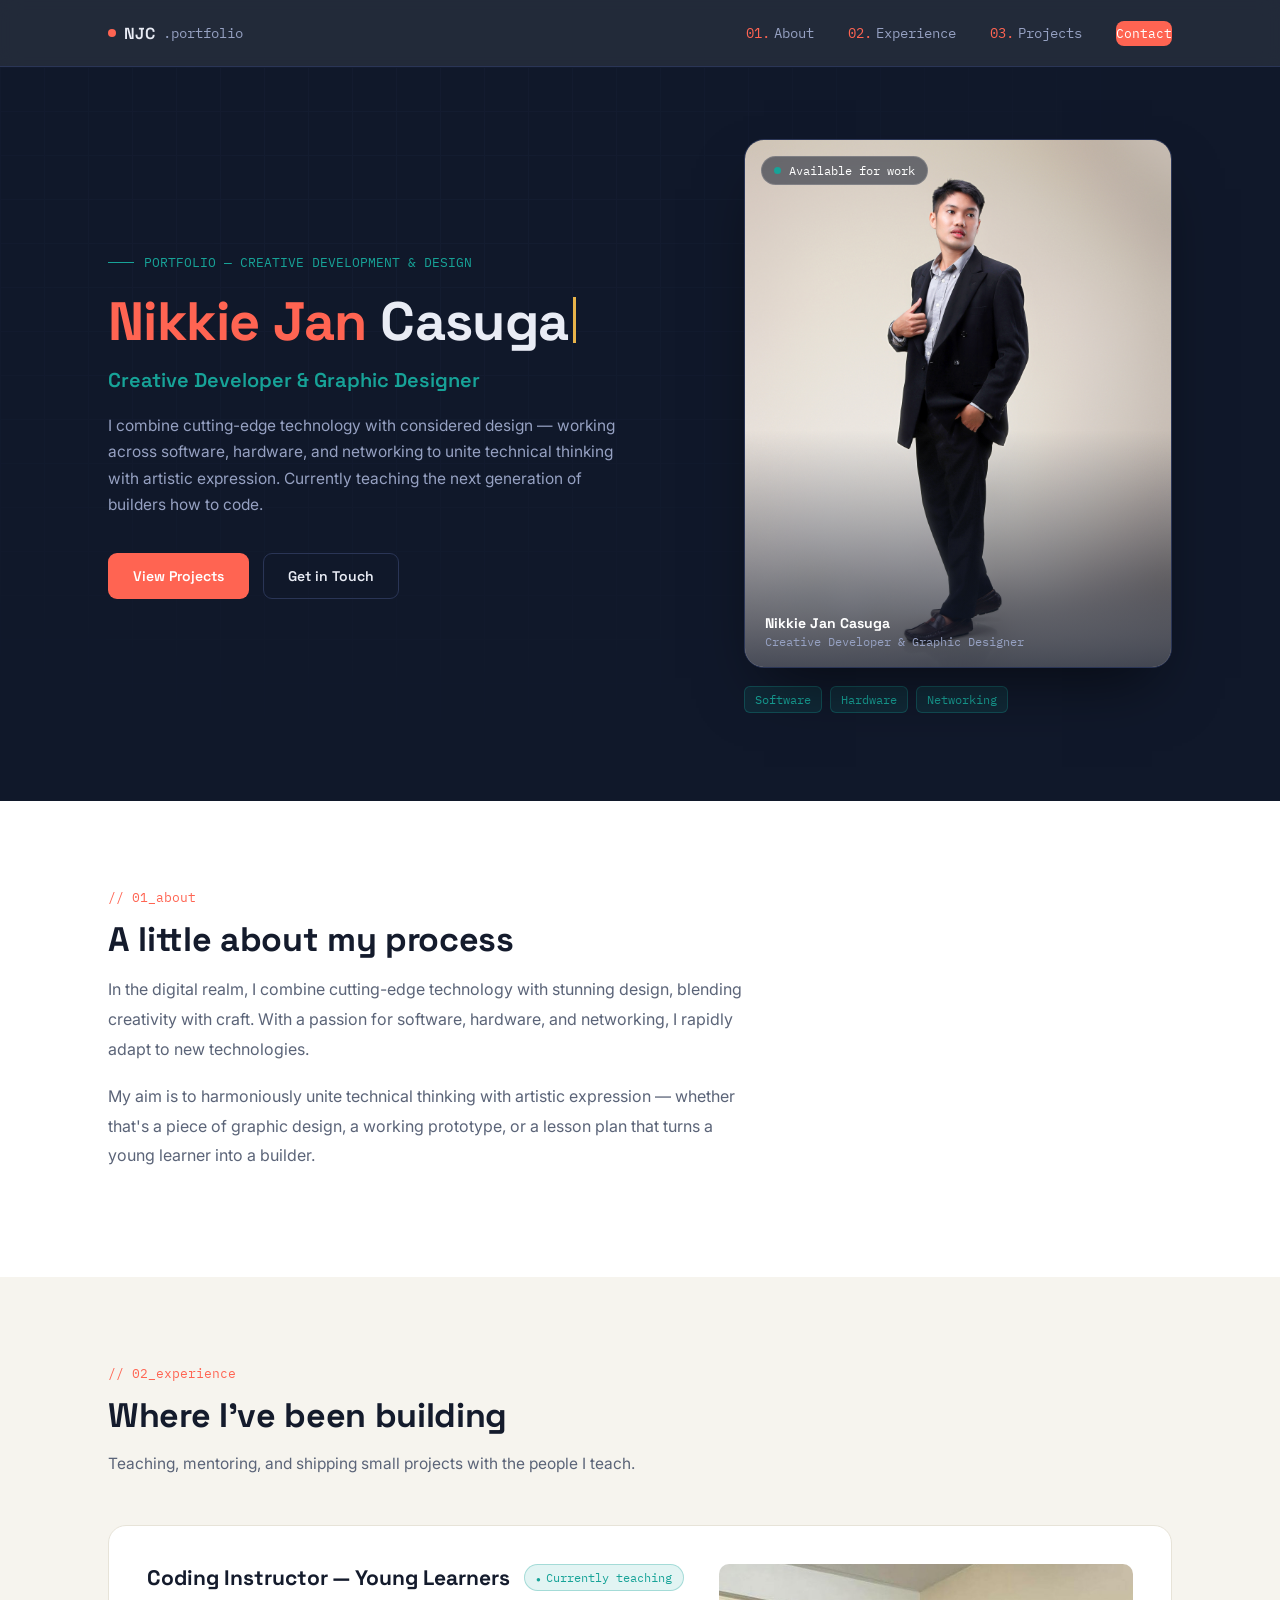
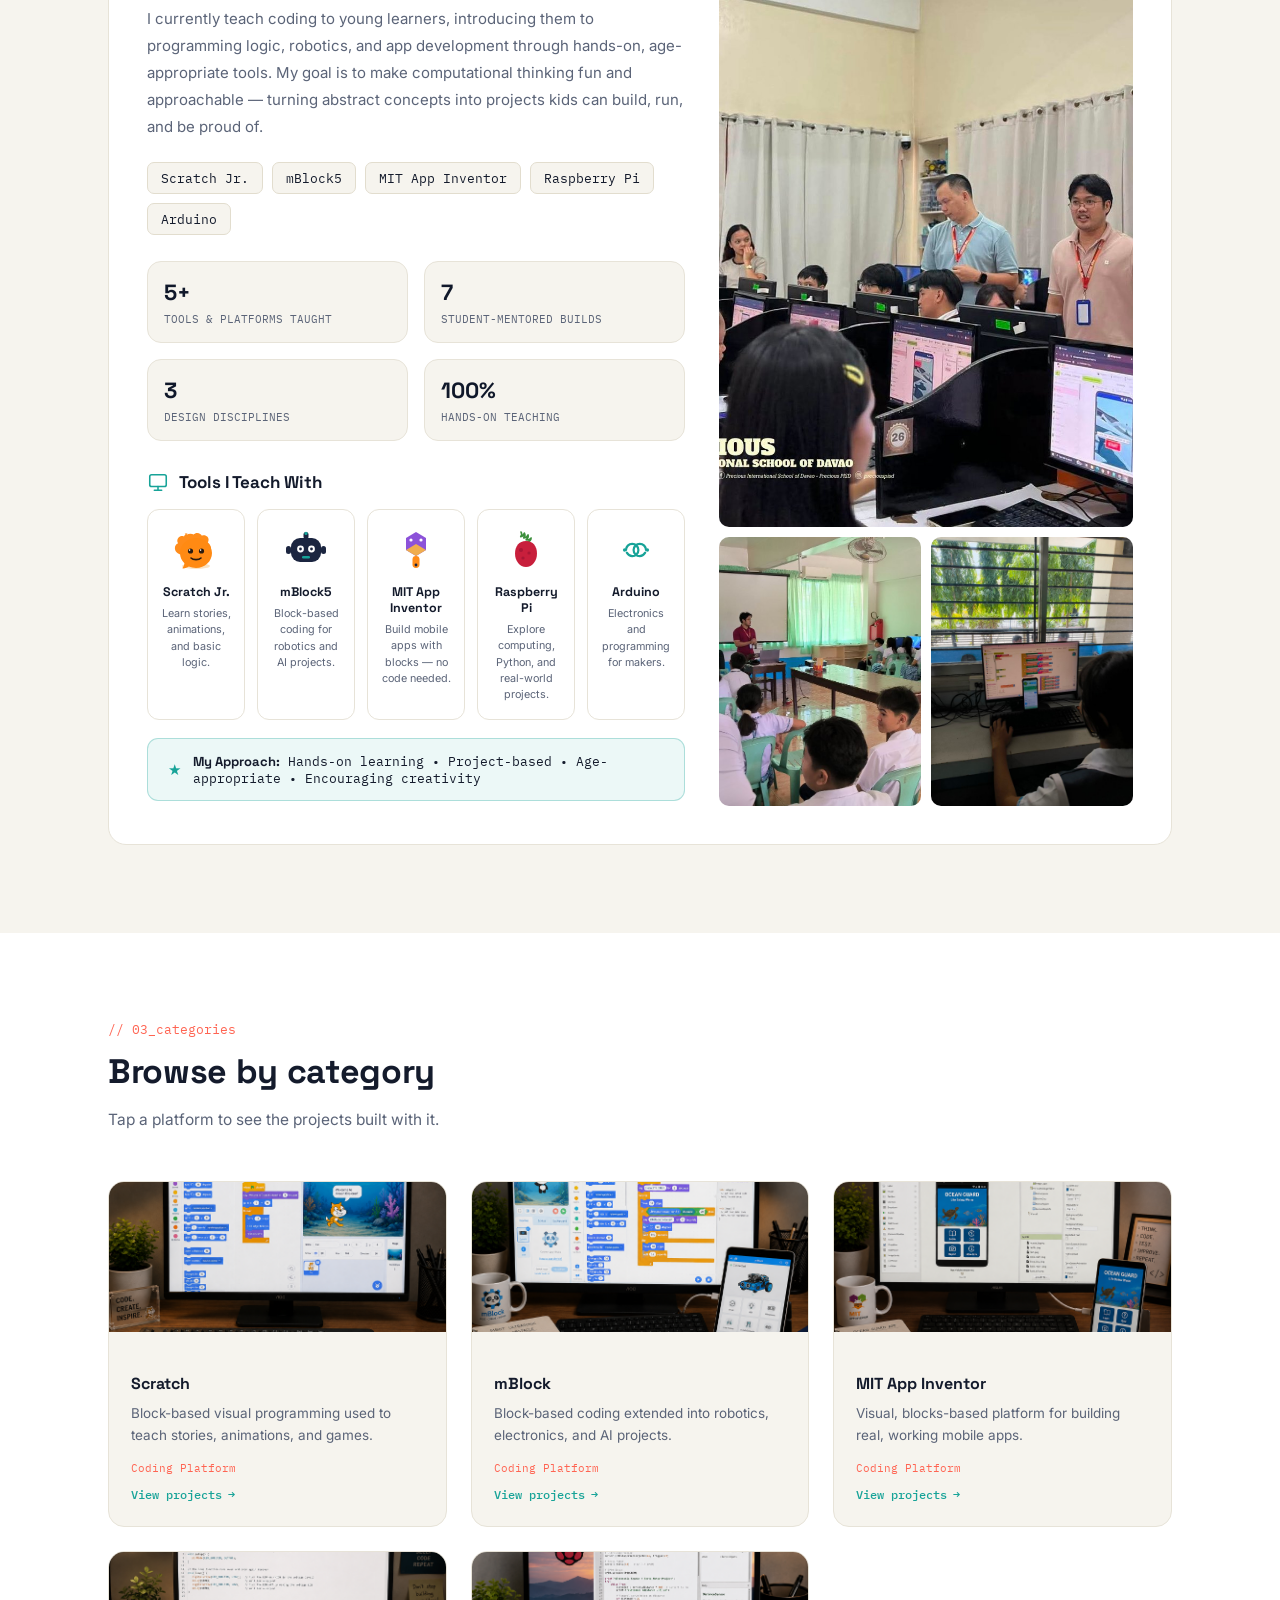
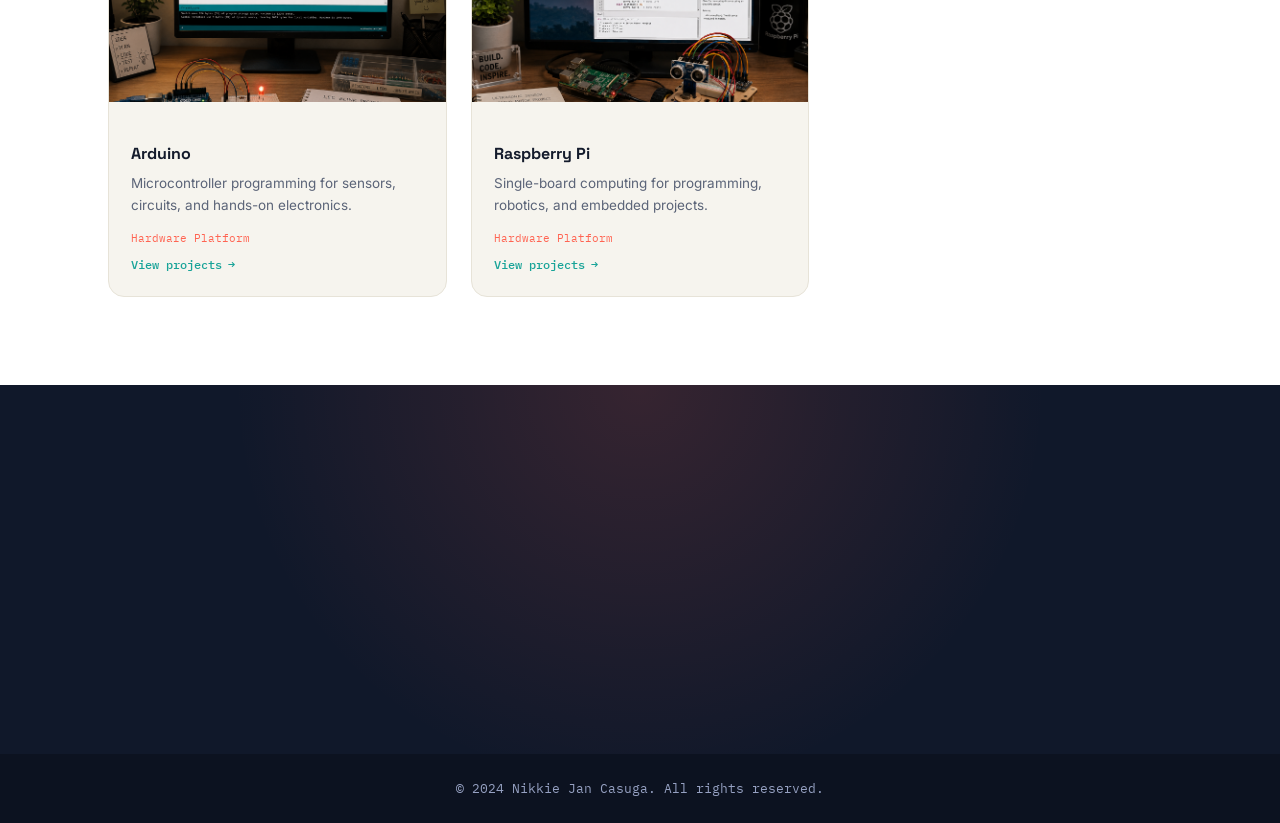
<file: docs/index.html>
<!DOCTYPE html>
<html lang="en">
<head>
<meta charset="UTF-8">
<meta name="viewport" content="width=device-width, initial-scale=1.0">
<title>Nikkie Jan Casuga — Creative Developer &amp; Graphic Designer</title>
<meta name="description" content="Portfolio of Nikkie Jan Casuga — Creative Developer, Graphic Designer, and Coding Instructor for young learners.">
<link rel="preconnect" href="https://fonts.googleapis.com">
<link rel="preconnect" href="https://fonts.gstatic.com" crossorigin>
<link href="https://fonts.googleapis.com/css2?family=Space+Grotesk:wght@500;600;700&family=Inter:wght@400;500;600&family=IBM+Plex+Mono:wght@400;500&display=swap" rel="stylesheet">
<link rel="stylesheet" href="design.css">
</head>
<body>

<header>
  <nav class="nav">
    <a href="#top" class="logo"><span class="dot"></span>NJC<span class="dim">.portfolio</span></a>
    <div class="nav-links">
      <a href="#about"><span class="num">01.</span>About</a>
      <a href="#experience"><span class="num">02.</span>Experience</a>
      <a href="#projects"><span class="num">03.</span>Projects</a>
      <a href="#contact" class="nav-cta">Contact</a>
    </div>
    <button class="burger" id="burger" aria-label="Toggle menu" aria-expanded="false">
      <span></span><span></span><span></span>
    </button>
  </nav>
  <div class="mobile-menu" id="mobileMenu">
    <a href="#about">01. About</a>
    <a href="#experience">02. Experience</a>
    <a href="#projects">03. Projects</a>
    <a href="#contact">Contact</a>
  </div>
</header>

<main id="top">
  <!-- HERO -->
  <section class="hero">
    <div class="wrap hero-grid">
      <div>
        <div class="eyebrow">PORTFOLIO — CREATIVE DEVELOPMENT &amp; DESIGN</div>
        <h1><span class="first">Nikkie Jan</span> <span class="last">Casuga</span><span class="cursor"></span></h1>
        <div class="role">Creative Developer &amp; Graphic Designer</div>
        <p class="bio">I combine cutting-edge technology with considered design — working across software, hardware, and networking to unite technical thinking with artistic expression. Currently teaching the next generation of builders how to code.</p>
        <div class="hero-actions">
          <a href="#projects" class="btn btn-primary">View Projects</a>
          <a href="#contact" class="btn btn-outline">Get in Touch</a>
        </div>
      </div>
      <div>
        <div class="photo-card reveal">
          <span class="photo-tag"><span class="dot"></span>Available for work</span>
          <img src="pictures/portrait-hero.jpg" alt="Portrait of Nikkie Jan Casuga">
          <div class="photo-caption"><strong>Nikkie Jan Casuga</strong>Creative Developer &amp; Graphic Designer</div>
        </div>
        <div class="badges">
          <span class="badge">Software</span>
          <span class="badge">Hardware</span>
          <span class="badge">Networking</span>
        </div>
      </div>
    </div>
  </section>

  <!-- ABOUT -->
  <section class="about" id="about">
    <div class="wrap">
      <div class="reveal about-solo">
        <div class="section-label">// 01_about</div>
        <h2 class="section-title">A little about my process</h2>
        <div class="about-text">
          <p>In the digital realm, I combine cutting-edge technology with stunning design, blending creativity with craft. With a passion for software, hardware, and networking, I rapidly adapt to new technologies.</p>
          <p>My aim is to harmoniously unite technical thinking with artistic expression — whether that's a piece of graphic design, a working prototype, or a lesson plan that turns a young learner into a builder.</p>
        </div>
      </div>
    </div>
  </section>

  <!-- EXPERIENCE -->
<section class="experience" id="experience">
    <div class="wrap">
      <div class="section-label reveal">// 02_experience</div>
      <h2 class="section-title reveal">Where I've been building</h2>
      <p class="section-sub reveal">Teaching, mentoring, and shipping small projects with the people I teach.</p>

      <div class="exp-card reveal">

        <div class="exp-left">
          <div class="exp-head">
            <div class="exp-role">Coding Instructor — Young Learners</div>
            <span class="pill">Currently teaching</span>
          </div>
          <p>I currently teach coding to young learners, introducing them to programming logic, robotics, and app development through hands-on, age-appropriate tools. My goal is to make computational thinking fun and approachable — turning abstract concepts into projects kids can build, run, and be proud of.</p>
          <div class="chips">
            <span class="chip">Scratch Jr.</span>
            <span class="chip">mBlock5</span>
            <span class="chip">MIT App Inventor</span>
            <span class="chip">Raspberry Pi</span>
            <span class="chip">Arduino</span>
          </div>

          <div class="stat-list exp-stats">
            <div class="stat"><div class="n">5+</div><div class="l">TOOLS &amp; PLATFORMS TAUGHT</div></div>
            <div class="stat"><div class="n">7</div><div class="l">STUDENT-MENTORED BUILDS</div></div>
            <div class="stat"><div class="n">3</div><div class="l">DESIGN DISCIPLINES</div></div>
            <div class="stat"><div class="n">100%</div><div class="l">HANDS-ON TEACHING</div></div>
          </div>

          <!-- tools I teach with -->
          <div class="tools-teach">
            <div class="tools-heading">
              <svg viewBox="0 0 24 24" fill="none" xmlns="http://www.w3.org/2000/svg" class="tools-heading-icon"><rect x="3" y="4" width="18" height="13" rx="2" stroke="currentColor" stroke-width="1.7"/><path d="M8 21h8M12 17v4" stroke="currentColor" stroke-width="1.7" stroke-linecap="round"/></svg>
              Tools I Teach With
            </div>
            <div class="tools-grid">

              <a class="tool-card" href="https://scratch.mit.edu/" target="_blank" rel="noopener noreferrer">
                <div class="tool-icon">
                  <svg viewBox="0 0 48 48" xmlns="http://www.w3.org/2000/svg">
                    <ellipse cx="24" cy="40" rx="14" ry="3" fill="#f0ad4e" opacity=".35"/>
                    <path d="M24 8c-2.6 0-4.7 1.8-5.4 4.2-2.2-1-4.9-.5-6.5 1.4-1.6 1.9-1.7 4.6-.4 6.6C9.4 21 8 23.3 8 26c0 4.4 4.5 7.8 10 7.8h1.3l-1.8 3.2c-.3.6.1 1.3.8 1.3h3.4c.5 0 1-.3 1.2-.8l1.9-3.9c.4 0 .8.1 1.2.1s.8 0 1.2-.1l1.9 3.9c.2.5.7.8 1.2.8h3.4c.7 0 1.1-.7.8-1.3L38.7 33.8H40c5.5 0 10-3.4 10-7.8 0-2.7-1.4-5-3.7-6.8 1.3-2 1.2-4.7-.4-6.6-1.6-1.9-4.3-2.4-6.5-1.4C38.7 9.8 36.6 8 34 8c-1.7 0-3.2.8-4.2 2-1-.6-2.2-1-3.8-1s-2.8.4-3.8 1C21.2 8.8 19.7 8 18 8" fill="#ff8c1a" transform="translate(-4 0) scale(.86)"/>
                    <g transform="translate(6 10)">
                      <path d="M18 2C9.2 2 2 8.7 2 17c0 4 1.7 7.6 4.4 10.3-.2 2-1 3.7-2.2 5 2.3.3 4.7-.3 6.6-1.7 2.2.9 4.7 1.4 7.2 1.4 8.8 0 16-6.7 16-15S26.8 2 18 2Z" fill="#ff8a13"/>
                      <circle cx="12.5" cy="15" r="2.6" fill="#2b1c10"/>
                      <circle cx="23.5" cy="15" r="2.6" fill="#2b1c10"/>
                      <circle cx="11.6" cy="14.1" r=".8" fill="#fff"/>
                      <circle cx="22.6" cy="14.1" r=".8" fill="#fff"/>
                      <path d="M13 22c1.6 1.6 3.3 1.6 5 1.6s3.4 0 5-1.6" stroke="#2b1c10" stroke-width="1.6" fill="none" stroke-linecap="round"/>
                    </g>
                  </svg>
                </div>
                <h5>Scratch Jr.</h5>
                <p>Learn stories, animations, and basic logic.</p>
              </a>

              <a class="tool-card" href="https://mblock.cc/" target="_blank" rel="noopener noreferrer">
                <div class="tool-icon">
                  <svg viewBox="0 0 48 48" xmlns="http://www.w3.org/2000/svg">
                    <rect x="9" y="12" width="30" height="24" rx="9" fill="#1b2540"/>
                    <circle cx="18.5" cy="23" r="3.4" fill="#fff"/>
                    <circle cx="29.5" cy="23" r="3.4" fill="#fff"/>
                    <circle cx="18.5" cy="23" r="1.4" fill="#1b2540"/>
                    <circle cx="29.5" cy="23" r="1.4" fill="#1b2540"/>
                    <rect x="20" y="30" width="8" height="2.6" rx="1.3" fill="#17a398"/>
                    <rect x="21.5" y="6" width="5" height="7" rx="2.5" fill="#1b2540"/>
                    <circle cx="24" cy="7.4" r="1.6" fill="#17a398"/>
                    <rect x="4" y="20" width="5" height="8" rx="2.5" fill="#1b2540"/>
                    <rect x="39" y="20" width="5" height="8" rx="2.5" fill="#1b2540"/>
                  </svg>
                </div>
                <h5>mBlock5</h5>
                <p>Block-based coding for robotics and AI projects.</p>
              </a>

              <a class="tool-card" href="https://appinventor.mit.edu/" target="_blank" rel="noopener noreferrer">
                <div class="tool-icon">
                  <svg viewBox="0 0 48 48" xmlns="http://www.w3.org/2000/svg">
                    <polygon points="24,6 34,12 34,24 24,30 14,24 14,12" fill="#8c52d9"/>
                    <polygon points="24,18 34,24 24,30 14,24" fill="#f0ad4e"/>
                    <circle cx="19" cy="14" r="1.6" fill="#fff"/>
                    <circle cx="29" cy="14" r="1.6" fill="#fff"/>
                    <rect x="20.5" y="30" width="7" height="12" rx="3.4" fill="#ff8c1a"/>
                    <circle cx="24" cy="39" r="1.4" fill="#1b2540"/>
                  </svg>
                </div>
                <h5>MIT App Inventor</h5>
                <p>Build mobile apps with blocks — no code needed.</p>
              </a>

              <a class="tool-card" href="https://www.raspberrypi.com/" target="_blank" rel="noopener noreferrer">
                <div class="tool-icon">
                  <svg viewBox="0 0 48 48" xmlns="http://www.w3.org/2000/svg">
                    <path d="M19 6c1 1.6 1 3.2-.3 4.6 1.8-.4 3.2-1.6 3.7-3.6.9 1.7.7 3.4-.7 4.9 1.9 0 3.5-.9 4.4-3 .4 2-.2 3.6-2 4.9 1.8.5 3.6 0 5-1.8-.1 2.1-1.3 3.5-3.5 4.1" fill="none" stroke="#3c8f3c" stroke-width="1.6" stroke-linecap="round" stroke-linejoin="round"/>
                    <path d="M24 15c-7 0-11 5.3-11 12.5C13 35 17.7 41 24 41s11-6 11-13.5C35 20.3 31 15 24 15Z" fill="#c81f3c"/>
                    <circle cx="19" cy="24" r="2" fill="#8f1030" opacity=".55"/>
                    <circle cx="27" cy="27" r="1.6" fill="#8f1030" opacity=".55"/>
                    <circle cx="21" cy="32" r="1.6" fill="#8f1030" opacity=".55"/>
                  </svg>
                </div>
                <h5>Raspberry Pi</h5>
                <p>Explore computing, Python, and real-world projects.</p>
              </a>

              <a class="tool-card" href="https://www.arduino.cc/" target="_blank" rel="noopener noreferrer">
                <div class="tool-icon">
                  <svg viewBox="0 0 48 48" xmlns="http://www.w3.org/2000/svg">
                    <path d="M14 24a6.2 6.2 0 1 1 6.2 6.2c-2.6 0-4.2-1.7-5.4-3.6M34 24a6.2 6.2 0 1 0-6.2 6.2c2.6 0 4.2-1.7 5.4-3.6" stroke="#17a398" stroke-width="2.2" stroke-linecap="round" fill="none"/>
                    <circle cx="12.6" cy="24" r="1.7" fill="#17a398"/>
                    <circle cx="35.4" cy="24" r="1.7" fill="#17a398"/>
                  </svg>
                </div>
                <h5>Arduino</h5>
                <p>Electronics and programming for makers.</p>
              </a>

            </div>
          </div>

          <!-- approach banner -->
          <div class="approach-banner">
            <span class="approach-icon">★</span>
            <span><strong>My Approach:</strong> Hands-on learning &bull; Project-based &bull; Age-appropriate &bull; Encouraging creativity</span>
          </div>
        </div>

        <div class="exp-gallery">
          <img class="g-big" src="pictures/teach_group.jpg" alt="Nikkie Jan Casuga teaching MIT App Inventor at Precious International School of Davao">
          <img class="g-small" src="pictures/teaching2.jpg" alt="Nikkie Jan Casuga presenting a coding lesson to students">
          <img class="g-small" src="pictures/teaching3.jpg" alt="Student building a project in MIT App Inventor">
        </div>

      </div>

      <div class="builds" id="buildsPanel">
        <div class="builds-header">
          <div class="builds-label" id="buildsLabel">Student Builds I've Mentored</div>
          <button type="button" class="builds-close" id="buildsClose">
            <svg viewBox="0 0 24 24" fill="none" stroke="currentColor" stroke-width="2" stroke-linecap="round" stroke-linejoin="round" aria-hidden="true"><path d="M18 6 6 18M6 6l12 12"/></svg>
            Back to categories
          </button>
        </div>

        <div class="build-group" id="hardwareBuildsGroup" data-group="arduino">
        <div class="build-group-label">
          <span class="group-dot hw"></span>Hardware Builds
        </div>
        <div class="build-grid hw-grid">
          <a class="build-card" href="https://www.youtube.com/watch?v=lq9Q9cLDYmA" target="_blank" rel="noopener noreferrer">
            <div class="build-visual">
              <img src="pictures/hw_tubigify.jpg" alt="Tubigify sensor-based rainwater filtration prototype">
              <span class="tag">Hardware</span>
            </div>
            <div class="build-body">
              <h4>Tubigify</h4>
              <p>Sensor-Based Rainwater Filtration System with Real-Time Water Quality Monitoring and Automated Plant Irrigation.</p>
            </div>
          </a>
          <div class="build-card">
            <div class="build-visual">
              <img src="pictures/hw_pluvitech.jpg" alt="Pluvitech responsive sensor system project display">
              <span class="tag">Hardware</span>
            </div>
            <div class="build-body">
              <h4>Pluvitech</h4>
              <p>Automated Rainfall-Responsive Clothesline Protection System Using Sensors.</p>
            </div>
          </div>
          <div class="build-card">
            <div class="build-visual">
              <img src="pictures/hw_soil_irrigation.jpg" alt="Soil irrigation system project with moisture sensors">
              <span class="tag">Hardware</span>
            </div>
            <div class="build-body">
              <h4>Soil Irrigation System</h4>
              <p>Automated watering model that reads soil moisture and irrigates dry and wet zones on cue.</p>
            </div>
          </div>
          <div class="build-card">
            <div class="build-visual">
              <img src="pictures/hw_smart_glasses.jpg" alt="Smart glasses prototype with ultrasonic obstacle sensors">
              <span class="tag">Hardware</span>
            </div>
            <div class="build-body">
              <h4>Smart Glasses</h4>
              <p>Wearable prototype using ultrasonic sensors to detect nearby obstacles for the wearer.</p>
            </div>
          </div>
          <div class="build-card">
            <div class="build-visual">
              <img src="pictures/hw_bike_sensor.jpg" alt="Arduino bike speed sensor prototype with LCD readout">
              <span class="tag">Hardware</span>
            </div>
            <div class="build-body">
              <h4>Bike Speed Sensor</h4>
              <p>Arduino-based sensor rig that reads and displays cycling speed on a live LCD readout.</p>
            </div>
          </div>
        </div>
        </div>
<!-- SOFTWARE PROJECT 1 -->
        <div class="build-group" id="softwareBuildsGroup" data-group="app-inventor">
        <div class="build-group-label sw-label">
          <span class="group-dot sw"></span>Software Builds
        </div>

        <div class="sw-feature">
          <div class="sw-shots">
            <img src="pictures/app-slide1.jpg" alt="Women and Children Abuse Informative App home screen">
            <img src="pictures/app-slide2.jpg" alt="App FAQ screen explaining RA 9262">
            <img src="pictures/app-slide3.jpg" alt="App quiz screen with multiple choice question">
            <img src="pictures/app-slide4.jpg" alt="App seek-help screen with DSWD and PNP contacts">
          </div>
          <div class="sw-info">
            <span class="tag sw-tag">Software</span>
            <h4>Women &amp; Children Abuse Informative App</h4>
            <p>A mobile app built with a student team to raise awareness around RA 9262. It walks users through plain-language FAQs, tests understanding with an interactive quiz, and connects them directly to local support — DSWD and PNP — through a Seek Help directory.</p>
            <div class="chips">
              <span class="chip">MIT App Inventor</span>
              <span class="chip">Team Project</span>
            </div>
            <button class="apk-btn" onclick="downloadAPK('https://drive.google.com/uc?export=download&id=1XREAcGHZlX70QD1t68MXa6xuxUW7GDTV')">
              <svg viewBox="0 0 24 24" fill="none" stroke="currentColor" stroke-width="2" stroke-linecap="round" stroke-linejoin="round" aria-hidden="true"><path d="M12 3v12"/><path d="m7 10 5 5 5-5"/><path d="M5 21h14"/></svg>
              Download APK
            </button>
          </div>
        </div>
  <!-- SOFTWARE PROJECT 1.1 -->
  <!-- SOFTWARE PROJECT 2 -->
        <div class="sw-feature">
          <div class="sw-shots">
            <img src="pictures/OC1.jpg" alt="Women and Children Abuse Informative App home screen">
            <img src="pictures/OC2.jpg" alt="App FAQ screen explaining RA 9262">
            <img src="pictures/OC4.jpg" alt="App quiz screen with multiple choice question">
            <img src="pictures/OC6.jpg" alt="App seek-help screen with DSWD and PNP contacts">
          </div>
          <div class="sw-info">
            <span class="tag sw-tag">Software</span>
            <h4>OCEAN Guard: Life Below Water</h4>
            <p>A mobile app designed to educate users about ocean life and the importance of protecting our underwater ecosystems. The app features a quiz that helps users test their knowledge and learn interesting facts about marine life. It also includes a search feature where users can discover more information about deep-sea creatures, habitats, and life below the ocean surface. The app aims to make learning about the ocean fun, simple, and engaging while encouraging users to become Ocean Guardians.</p>
            <div class="chips">
              <span class="chip">MIT App Inventor</span>
              <span class="chip">Team Project</span>
            </div>
            <button class="apk-btn" onclick="downloadAPK('https://drive.google.com/uc?export=download&id=1cS3ETqhZk9a2UQ8uds7OQq-pG_8rEJb2')">
              <svg viewBox="0 0 24 24" fill="none" stroke="currentColor" stroke-width="2" stroke-linecap="round" stroke-linejoin="round" aria-hidden="true"><path d="M12 3v12"/><path d="m7 10 5 5 5-5"/><path d="M5 21h14"/></svg>
              Download APK
            </button>
          </div>
        </div>
  <!-- SOFTWARE PROJECT 2.1 -->
        </div>

        <div class="build-empty-state" id="buildsEmptyState">
          <p>No builds published for <strong id="buildsEmptyCategory">this platform</strong> yet — check back soon!</p>
        </div>
      </div>
    </div>
  </section>

  <!-- PROJECTS -->
  <section class="projects" id="projects">
    <div class="wrap">
      <div class="section-label reveal">// 03_categories</div>
      <h2 class="section-title reveal">Browse by category</h2>
      <p class="section-sub reveal">Tap a platform to see the projects built with it.</p>

      <div class="project-grid" id="categoryGrid">
         <!-- CATEGORY 1 -->
        <div class="project-card category-card reveal" data-category="scratch" tabindex="0" role="button" aria-pressed="false">
          <div class="project-thumb">
            <img src="pictures/Scratch.png" alt="Scratch visual programming projects">
          </div>
          <div class="project-info">
            <h4>Scratch</h4>
            <p>Block-based visual programming used to teach stories, animations, and games.</p>
            <div class="project-tag">Coding Platform</div>
            <div class="view-hint">View projects <span class="arrow">→</span></div>
          </div>
        </div>
        <!-- CATEGORY 2 -->
        <div class="project-card category-card reveal" data-category="mblock" tabindex="0" role="button" aria-pressed="false">
          <div class="project-thumb">
            <img src="pictures/MBLOCK.png" alt="mBlock robotics and AI projects">
          </div>
          <div class="project-info">
            <h4>mBlock</h4>
            <p>Block-based coding extended into robotics, electronics, and AI projects.</p>
            <div class="project-tag">Coding Platform</div>
            <div class="view-hint">View projects <span class="arrow">→</span></div>
          </div>
        </div>
        <!-- CATEGORY 3 -->
        <div class="project-card category-card reveal" data-category="app-inventor" tabindex="0" role="button" aria-pressed="false">
          <div class="project-thumb">
            <img src="pictures/MIT app inventor.png" alt="MIT App Inventor mobile app projects">
          </div>
          <div class="project-info">
            <h4>MIT App Inventor</h4>
            <p>Visual, blocks-based platform for building real, working mobile apps.</p>
            <div class="project-tag">Coding Platform</div>
            <div class="view-hint">View projects <span class="arrow">→</span></div>
          </div>
        </div>
        <!-- CATEGORY 4 -->
         <div class="project-card category-card reveal" data-category="arduino" tabindex="0" role="button" aria-pressed="false">
          <div class="project-thumb">
            <img src="pictures/Arduino.png" alt="Arduino electronics and microcontroller projects">
          </div>
          <div class="project-info">
            <h4>Arduino</h4>
            <p>Microcontroller programming for sensors, circuits, and hands-on electronics.</p>
            <div class="project-tag">Hardware Platform</div>
            <div class="view-hint">View projects <span class="arrow">→</span></div>
          </div>
        </div>
        <!-- CATEGORY 5 -->
         <div class="project-card category-card reveal" data-category="raspberry-pi" tabindex="0" role="button" aria-pressed="false">
          <div class="project-thumb">
            <img src="pictures/raspi.png" alt="Raspberry Pi computing projects">
          </div>
          <div class="project-info">
            <h4>Raspberry Pi</h4>
            <p>Single-board computing for programming, robotics, and embedded projects.</p>
            <div class="project-tag">Hardware Platform</div>
            <div class="view-hint">View projects <span class="arrow">→</span></div>
          </div>
        </div>
         <!-- CATEGORY end -->
      </div>
    </div>
  </section>

  <!-- CONTACT -->
  <section class="contact" id="contact">
    <div class="wrap inner">
      <div class="section-label reveal" style="justify-content:center;">// 04_contact</div>
      <h2 class="reveal">Let's create together</h2>
      <p class="reveal">Open to collaborations in design, development, and tech education.</p>
      <div class="socials reveal">
        <a class="social" href="https://www.facebook.com/kienaj18/" target="_blank" rel="noopener noreferrer" aria-label="Facebook" title="Facebook">
          <svg viewBox="0 0 24 24" fill="currentColor" aria-hidden="true"><path d="M14 8h3V4h-3c-3.3 0-5 2-5 5v3H6v4h3v8h4v-8h3l1-4h-4V9c0-.7.3-1 1-1z"/></svg>
        </a>
        <a class="social" href="https://t.me/kienaj" target="_blank" rel="noopener noreferrer" aria-label="Telegram" title="Telegram">
          <svg viewBox="0 0 24 24" fill="currentColor" aria-hidden="true"><path d="M21.9 4.1c.3-1.2-.5-1.7-1.5-1.3L2.7 9.6c-1.2.5-1.2 1.2-.2 1.5l4.5 1.4 1.7 5.4c.2.7.4.9.8.9.3 0 .5-.1.7-.3l2.1-2 4.4 3.2c.8.5 1.4.2 1.6-.8l3.6-14.8zM8.9 12.1l8.9-5.6c.4-.2.7-.1.4.2l-7.2 6.5-.3 3.1-1.8-4.2z"/></svg>
        </a>
        <button type="button" class="social" id="openContactModal" aria-label="Email" title="Email" aria-haspopup="dialog">
          <svg viewBox="0 0 24 24" fill="none" stroke="currentColor" stroke-width="2" aria-hidden="true"><rect x="3" y="5" width="18" height="14" rx="2"/><path d="m3 7 9 6 9-6"/></svg>
        </button>
      </div>
    </div>
  </section>

  <!-- CONTACT MODAL -->
  <div class="modal-overlay" id="contactOverlay">
    <div class="modal" role="dialog" aria-modal="true" aria-labelledby="modalTitle">
      <button type="button" class="modal-close" id="closeContactModal" aria-label="Close">
        <svg viewBox="0 0 24 24" fill="none" stroke="currentColor" stroke-width="2"><path d="M18 6 6 18M6 6l12 12"/></svg>
      </button>
      <div class="modal-label">// send_message</div>
      <h3 id="modalTitle">Let's talk about your project</h3>
      <p class="modal-sub">Fill this out and it'll open a pre-filled email straight to my inbox.</p>

      <form id="contact-form" novalidate>
        <label class="field">
          <span>Name</span>
          <input type="text" id="cf-name" name="name" required autocomplete="name" placeholder="Your name">
        </label>
        <label class="field">
          <span>Email</span>
          <input type="email" id="cf-email" name="email" required autocomplete="email" placeholder="you@example.com">
        </label>
        <label class="field">
          <span>I'm reaching out about</span>
          <select id="cf-reason" name="reason" required>
            <option value="" disabled selected>Select one</option>
            <option value="Graphic / Design Project">Graphic / Design Project</option>
            <option value="Web or App Development">Web or App Development</option>
            <option value="Coding Lessons">Coding Lessons</option>
            <option value="Collaboration">Collaboration</option>
            <option value="Other">Other</option>
          </select>
        </label>
        <label class="field">
          <span>Message</span>
          <textarea id="cf-message" name="message" rows="4" required placeholder="Tell me a bit about what you need..."></textarea>
        </label>
        <button type="submit" class="btn btn-primary form-submit">Send Message</button>
        <p class="form-note" id="formNote" role="status" aria-live="polite"></p>
      </form>
    </div>
  </div>
</main>

<footer>&copy; 2024 Nikkie Jan Casuga. All rights reserved.</footer>

<script src="function.js"></script>
</body>
</html>
</file>
<file: docs/design.css>
:root{
    --ink:#10182a;
    --ink-soft:#1b2540;
    --ink-line:#2a3556;
    --porcelain:#f6f4ee;
    --paper:#ffffff;
    --coral:#ff6452;
    --coral-dim:#e05646;
    --teal:#17a398;
    --gold:#e8b34a;
    --text-dark:#141b2c;
    --text-mute:#5b6478;
    --text-on-ink:#e9ecf5;
    --text-on-ink-mute:#96a1c2;
    --radius:14px;
    --maxw:1120px;
  }
  *{box-sizing:border-box;}
  html{scroll-behavior:smooth;}
  body{
    margin:0;
    background:var(--porcelain);
    color:var(--text-dark);
    font-family:'Inter',system-ui,sans-serif;
    -webkit-font-smoothing:antialiased;
  }
  h1,h2,h3{font-family:'Space Grotesk',system-ui,sans-serif; margin:0; letter-spacing:-0.01em;}
  p{margin:0;}
  a{color:inherit; text-decoration:none;}
  .mono{font-family:'IBM Plex Mono',monospace;}
  .wrap{max-width:var(--maxw); margin:0 auto; padding:0 28px;}
  img{max-width:100%; display:block;}
  button{font-family:inherit;}

  /* ---------- reveal on scroll ---------- */
  .reveal{opacity:0; transform:translateY(18px); transition:opacity .6s ease, transform .6s ease;}
  .reveal.in{opacity:1; transform:translateY(0);}
  @media (prefers-reduced-motion: reduce){
    .reveal{opacity:1; transform:none; transition:none;}
    html{scroll-behavior:auto;}
  }

  /* ---------- header ---------- */
  header{
    position:sticky; top:0; z-index:100;
    background:rgba(16,24,42,0.92);
    backdrop-filter:blur(10px);
    border-bottom:1px solid var(--ink-line);
  }
  .nav{
    display:flex; align-items:center; justify-content:space-between;
    height:66px; max-width:var(--maxw); margin:0 auto; padding:0 28px;
  }
  .logo{
    color:var(--text-on-ink); font-size:16px; font-weight:600; font-family:'Space Grotesk',sans-serif;
    display:flex; align-items:center; gap:8px;
  }
  .logo .dot{width:8px;height:8px;border-radius:50%;background:var(--coral); display:inline-block;}
  .logo .dim{color:var(--text-on-ink-mute); font-weight:400; font-family:'IBM Plex Mono',monospace; font-size:14px;}
  .nav-links{display:flex; align-items:center; gap:34px;}
  .nav-links a{
    color:var(--text-on-ink-mute); font-size:14px; font-family:'IBM Plex Mono',monospace;
    position:relative; padding:4px 0; transition:color .2s ease;
  }
  .nav-links a:hover{color:var(--text-on-ink);}
  .nav-links a .num{color:var(--coral); margin-right:4px;}
  .nav-cta{
    background:var(--coral); color:#fff !important; padding:9px 18px; border-radius:8px;
    font-family:'IBM Plex Mono',monospace !important; font-size:13px !important;
  }
  .burger{display:none; flex-direction:column; gap:5px; background:none; border:none; cursor:pointer; padding:8px;}
  .burger span{width:22px; height:2px; background:var(--text-on-ink); display:block; transition:.25s;}
  .mobile-menu{
    display:none; flex-direction:column; gap:2px; background:var(--ink-soft);
    border-bottom:1px solid var(--ink-line); padding:8px 28px 18px;
  }
  .mobile-menu a{
    color:var(--text-on-ink-mute); font-family:'IBM Plex Mono',monospace; font-size:15px;
    padding:12px 0; border-bottom:1px solid var(--ink-line);
  }
  .mobile-menu a:last-child{border-bottom:none;}
  .mobile-menu.open{display:flex;}

  /* ---------- hero ---------- */
  .hero{
    background:var(--ink);
    color:var(--text-on-ink);
    padding:72px 0 88px;
    position:relative;
    overflow:hidden;
  }
  .hero::before{
    content:"";
    position:absolute; inset:0;
    background-image:
      linear-gradient(var(--ink-line) 1px, transparent 1px),
      linear-gradient(90deg, var(--ink-line) 1px, transparent 1px);
    background-size:44px 44px;
    opacity:0.14;
    mask-image:radial-gradient(ellipse at 30% 20%, black 10%, transparent 70%);
  }
  .hero-grid{
    position:relative; z-index:1;
    display:grid; grid-template-columns:1.15fr 0.85fr; gap:56px; align-items:center;
  }
  .eyebrow{
    font-family:'IBM Plex Mono',monospace; font-size:13px; color:var(--teal);
    display:flex; align-items:center; gap:10px; margin-bottom:22px;
  }
  .eyebrow::before{content:""; width:26px; height:1px; background:var(--teal); display:inline-block;}
  .hero h1{
    font-size:clamp(36px,5vw,54px); line-height:1.08; font-weight:700;
  }
  .hero h1 .first{color:var(--coral);}
  .hero h1 .last{color:var(--text-on-ink);}
  .cursor{
    display:inline-block; width:3px; height:0.85em; background:var(--gold);
    margin-left:4px; animation:blink 1.1s steps(1) infinite; vertical-align:-0.05em;
  }
  @keyframes blink{50%{opacity:0;}}
  .role{
    margin-top:16px; font-size:clamp(17px,2vw,20px); color:var(--teal); font-weight:600;
    font-family:'Space Grotesk',sans-serif;
  }
  .hero p.bio{
    margin-top:20px; max-width:520px; color:var(--text-on-ink-mute); font-size:15.5px; line-height:1.7;
  }
  .hero-actions{display:flex; gap:14px; margin-top:34px; flex-wrap:wrap;}
  .btn{
    display:inline-flex; align-items:center; gap:8px;
    padding:13px 24px; border-radius:9px; font-size:14px; font-weight:600;
    font-family:'Space Grotesk',sans-serif; cursor:pointer; border:1px solid transparent;
    transition:transform .18s ease, background .18s ease, border-color .18s ease;
  }
  .btn:hover{transform:translateY(-2px);}
  .btn-primary{background:var(--coral); color:#fff;}
  .btn-primary:hover{background:var(--coral-dim);}
  .btn-outline{border-color:var(--ink-line); color:var(--text-on-ink);}
  .btn-outline:hover{border-color:var(--teal); color:var(--teal);}

  /* photo card (hero visual) */
  .photo-card{
    position:relative; border-radius:20px; overflow:hidden;
    box-shadow:0 30px 60px -20px rgba(0,0,0,0.55);
    border:1px solid var(--ink-line);
  }
  .photo-card::before{
    content:""; position:absolute; inset:0; z-index:1; pointer-events:none;
    background:linear-gradient(180deg, rgba(16,24,42,0) 55%, rgba(16,24,42,0.75) 100%);
  }
  .photo-card img{width:100%; height:100%; object-fit:cover; display:block; aspect-ratio:566/700;}
  .photo-tag{
    position:absolute; top:16px; left:16px; z-index:2;
    display:flex; align-items:center; gap:8px;
    background:rgba(16,24,42,0.55); backdrop-filter:blur(6px);
    border:1px solid rgba(255,255,255,0.15); border-radius:20px;
    padding:6px 12px; font-family:'IBM Plex Mono',monospace; font-size:11.5px; color:#fff;
  }
  .photo-tag .dot{width:7px; height:7px; border-radius:50%; background:var(--teal); display:inline-block;}
  .photo-caption{
    position:absolute; bottom:0; left:0; right:0; z-index:2; padding:18px 20px;
    font-family:'IBM Plex Mono',monospace; font-size:12px; color:var(--text-on-ink-mute);
  }
  .photo-caption strong{color:#fff; font-family:'Space Grotesk',sans-serif; font-size:14px; display:block; margin-bottom:2px;}
  .badges{display:flex; gap:8px; margin-top:18px; flex-wrap:wrap;}
  .badge{
    font-family:'IBM Plex Mono',monospace; font-size:11.5px; padding:5px 10px; border-radius:6px;
    background:rgba(23,163,152,0.12); color:var(--teal); border:1px solid rgba(23,163,152,0.3);
  }

  /* ---------- section shell ---------- */
  section{padding:88px 0;}
  .section-label{
    display:flex; align-items:center; gap:12px; margin-bottom:12px;
    font-family:'IBM Plex Mono',monospace; font-size:13px; color:var(--coral);
  }
  .section-title{font-size:clamp(26px,3.4vw,34px); font-weight:700; margin-bottom:14px;}
  .section-sub{color:var(--text-mute); font-size:15.5px; max-width:560px; line-height:1.7; margin-bottom:48px;}

  /* ---------- about strip ---------- */
  .about{background:var(--paper);}
  .about-solo{max-width:640px;}
  .about-text p{color:var(--text-mute); font-size:16px; line-height:1.85; margin-bottom:18px;}
  .stat-list{display:grid; grid-template-columns:1fr 1fr; gap:22px;}
  .stat{
    background:var(--porcelain); border-radius:var(--radius); padding:22px 20px;
    border:1px solid #e7e3d8;
  }
  .stat .n{font-family:'Space Grotesk',sans-serif; font-size:26px; font-weight:700; color:var(--ink);}
  .stat .l{font-size:12.5px; color:var(--text-mute); margin-top:6px; font-family:'IBM Plex Mono',monospace;}
  .exp-stats{margin-top:26px; gap:16px;}
  .exp-stats .stat{padding:16px 16px;}
  .exp-stats .n{font-size:22px;}
  .exp-stats .l{font-size:11px;}

  /* ---------- experience ---------- */
  .experience{background:var(--porcelain);}
  .exp-card{
    background:var(--paper); border-radius:18px; border:1px solid #e7e3d8;
    padding:38px; display:grid; grid-template-columns:1.3fr 1fr; gap:34px; align-items:stretch;
  }
  .exp-left{display:flex; flex-direction:column;}
  .exp-gallery{display:grid; grid-template-columns:1fr 1fr; grid-template-rows:2.1fr 1fr; gap:10px; height:100%;}
  .exp-gallery img{width:100%; height:100%; object-fit:cover; border-radius:10px; display:block;}
  .exp-gallery .g-big{grid-column:1 / 3;}
  .exp-gallery .g-small{}
  .exp-head{display:flex; align-items:center; gap:14px; flex-wrap:wrap; margin-bottom:14px;}
  .exp-role{font-size:21px; font-weight:700; font-family:'Space Grotesk',sans-serif;}
  .pill{
    background:rgba(23,163,152,0.12); color:var(--teal); font-family:'IBM Plex Mono',monospace;
    font-size:11.5px; padding:5px 11px; border-radius:20px; border:1px solid rgba(23,163,152,0.3);
  }
  .pill::before{content:"● "; font-size:8px; color:var(--teal);}
  .exp-card p{color:var(--text-mute); font-size:15px; line-height:1.8; max-width:640px; margin-bottom:22px;}
  .chips{display:flex; gap:9px; flex-wrap:wrap;}
  .chip{
    font-family:'IBM Plex Mono',monospace; font-size:12.5px; padding:7px 13px; border-radius:7px;
    background:var(--porcelain); border:1px solid #e2ddce; color:var(--text-dark);
  }

  /* tools I teach with */
  .tools-teach{margin-top:30px;}
  .tools-heading{
    display:flex; align-items:center; gap:10px;
    font-family:'Space Grotesk',sans-serif; font-weight:700; font-size:17px;
    color:var(--text-dark); margin-bottom:16px;
  }
  .tools-heading-icon{width:22px; height:22px; color:var(--teal); flex-shrink:0;}
  .tools-grid{display:grid; grid-template-columns:repeat(5,1fr); gap:12px;}
  .tool-card{
    background:var(--paper); border:1px solid #e7e3d8; border-radius:12px;
    padding:16px 12px; text-align:center; transition:transform .2s ease, box-shadow .2s ease;
    display:block; text-decoration:none; color:inherit; cursor:pointer;
  }
  .tool-card:hover{transform:translateY(-3px); box-shadow:0 16px 30px -18px rgba(16,24,42,0.25);}
  .tool-icon{
    width:48px; height:48px; margin:0 auto 10px; display:flex; align-items:center; justify-content:center;
  }
  .tool-icon svg{width:100%; height:100%;}
  .tool-card h5{
    font-family:'Space Grotesk',sans-serif; font-size:12.5px; font-weight:700; margin:0 0 6px; color:var(--text-dark);
  }
  .tool-card p{
    font-size:10.8px; color:var(--text-mute); line-height:1.5; margin:0; max-width:none;
  }

  /* approach banner */
  .approach-banner{
    margin-top:18px; display:flex; align-items:center; gap:12px;
    background:rgba(23,163,152,0.08); border:1px solid rgba(23,163,152,0.3);
    border-radius:11px; padding:14px 20px;
    font-family:'IBM Plex Mono',monospace; font-size:12.5px; color:var(--text-dark);
  }
  .approach-banner strong{font-family:'Space Grotesk',sans-serif; font-size:13px;}
  .approach-icon{color:var(--teal); font-size:15px; flex-shrink:0;}

  /* student builds */
  .builds{margin-top:56px; display:none;}
  .builds.open{display:block;}
  .builds-header{
    display:flex; align-items:center; justify-content:space-between; flex-wrap:wrap;
    gap:14px; margin-bottom:26px;
  }
  .builds-label{font-family:'Space Grotesk',sans-serif; font-weight:700; font-size:20px; margin-bottom:0;}
  .builds-close{
    display:inline-flex; align-items:center; gap:8px; background:none;
    border:1px solid #e7e3d8; color:var(--text-mute); padding:9px 16px; border-radius:10px;
    font-family:'IBM Plex Mono',monospace; font-size:12.5px; letter-spacing:0.02em;
    cursor:pointer; transition:border-color .2s ease, color .2s ease, background .2s ease;
  }
  .builds-close svg{width:15px; height:15px; flex-shrink:0;}
  .builds-close:hover{border-color:var(--coral); color:var(--coral-dim); background:rgba(255,100,82,0.06);}
  .build-group{display:none;}
  .build-group.show{display:block;}
  .build-empty-state{
    display:none; text-align:center; padding:48px 24px; border:1px dashed #ccc5b4;
    border-radius:16px; color:var(--text-mute); font-size:14.5px; background:var(--porcelain);
  }
  .build-empty-state.show{display:block;}
  .build-empty-state strong{color:var(--text-dark);}
  .build-group-label{
    display:flex; align-items:center; gap:9px; font-family:'IBM Plex Mono',monospace;
    font-size:13px; text-transform:uppercase; letter-spacing:0.04em; color:var(--text-mute);
    margin-bottom:16px;
  }
  .build-group-label.sw-label{margin-top:36px;}
  .group-dot{width:8px; height:8px; border-radius:50%; display:inline-block;}
  .group-dot.hw{background:var(--teal);}
  .group-dot.sw{background:var(--coral);}
  .build-grid{display:grid; grid-template-columns:repeat(5,1fr); gap:18px;}
  .build-card{
    background:var(--paper); border-radius:16px; overflow:hidden; border:1px solid #e7e3d8;
    transition:transform .25s ease, box-shadow .25s ease;
    display:block; text-decoration:none; color:inherit; cursor:pointer;
  }
  .build-card:hover{transform:translateY(-4px); box-shadow:0 20px 40px -20px rgba(16,24,42,0.25);}
  .build-visual{
    height:140px; position:relative; overflow:hidden;
  }
  .build-visual img{width:100%; height:100%; object-fit:cover; display:block;}
  .build-visual::after{
    content:""; position:absolute; inset:0;
    background:linear-gradient(180deg, rgba(16,24,42,0) 55%, rgba(16,24,42,0.65) 100%);
  }
  .build-visual .tag{
    position:absolute; top:12px; left:12px; z-index:1; font-family:'IBM Plex Mono',monospace; font-size:10.5px;
    color:#fff; letter-spacing:0.04em; text-transform:uppercase;
    background:rgba(16,24,42,0.55); padding:4px 8px; border-radius:12px; backdrop-filter:blur(4px);
  }
  .build-body{padding:16px 16px 18px;}
  .build-body h4{font-family:'Space Grotesk',sans-serif; font-size:14.5px; margin-bottom:6px;}
  .build-body p{font-size:12.5px; color:var(--text-mute); line-height:1.55;}

  /* software feature card */
  .sw-feature{
    background:var(--paper); border:1px solid #e7e3d8; border-radius:18px;
    display:grid; grid-template-columns:1.1fr 1fr; gap:0; overflow:hidden;
    margin-bottom: 40px;
  }
  .sw-shots{
    display:grid;
    grid-template-columns:repeat(4,1fr);
    gap:15px;
    padding:22px;
    background:var(--ink);
  }
  .sw-shots img{
    width: 100%;
    height: 420px;
    aspect-ratio: 9/16;
    object-fit: contain;
    object-position: center;
    background-color: var(--ink);
    border-radius: 8px;
    display: block;
    border: 1px solid var(--ink-line);
  }
  .sw-info{padding:30px 32px;}
  .sw-info h4{font-family:'Space Grotesk',sans-serif; font-size:19px; margin:10px 0 12px;}
  .sw-info p{font-size:14px; color:var(--text-mute); line-height:1.75; margin-bottom:18px;}
  .tag.sw-tag{
    position:static; display:inline-block; background:rgba(255,100,82,0.12); color:var(--coral-dim);
    border:1px solid rgba(255,100,82,0.3); font-family:'IBM Plex Mono',monospace; font-size:11px;
    padding:5px 10px; border-radius:12px; text-transform:uppercase; letter-spacing:0.04em;
  }
  .apk-btn{
    margin-top:18px; display:inline-flex; align-items:center; gap:10px;
    background:var(--teal); color:#fff; border:none; padding:12px 22px 12px 18px; border-radius:10px;
    font-family:'Space Grotesk',sans-serif; font-weight:600; font-size:13.5px; cursor:pointer;
    box-shadow:0 10px 24px -10px rgba(23,163,152,0.55);
    transition:transform .2s ease, box-shadow .2s ease, background .2s ease;
  }
  .apk-btn svg{
    width:17px; height:17px; flex-shrink:0;
    transition:transform .25s ease;
  }
  .apk-btn:hover{
    background:#149487; transform:translateY(-2px);
    box-shadow:0 14px 30px -10px rgba(23,163,152,0.65);
  }
  .apk-btn:hover svg{transform:translateY(2px);}
  .apk-btn:active{transform:translateY(0); box-shadow:0 6px 16px -8px rgba(23,163,152,0.5);}

  /* ---------- projects ---------- */
  .projects{background:var(--paper);}
  .project-grid{display:grid; grid-template-columns:repeat(3,1fr); gap:24px;}
  .project-card{
    border-radius:16px; overflow:hidden; background:var(--porcelain); border:1px solid #e7e3d8;
    transition:transform .25s ease, box-shadow .25s ease; display:flex; flex-direction:column;
  }
  .project-card:hover{transform:translateY(-5px); box-shadow:0 24px 50px -24px rgba(16,24,42,0.3);}
  .project-thumb{
    height:150px; position:relative; overflow:hidden;
  }
  .project-thumb img{width:100%; height:100%; object-fit:cover; display:block; transition:transform .4s ease;}
  .project-card:hover .project-thumb img{transform:scale(1.06);}
  .project-info{padding:20px 22px 24px; flex:1; display:flex; flex-direction:column;}
  .project-info h4{font-size:16px; font-family:'Space Grotesk',sans-serif; margin-bottom:8px;}
  .project-info p{font-size:13.5px; color:var(--text-mute); line-height:1.65; flex:1;}
  .category-card{cursor:pointer; outline:none;}
  .category-card:focus-visible{box-shadow:0 0 0 3px rgba(23,163,152,0.35);}
  .category-card.active{border-color:var(--teal); box-shadow:0 24px 50px -24px rgba(23,163,152,0.4);}
  .category-card.active .project-thumb::after{
    content:""; position:absolute; inset:0; background:rgba(23,163,152,0.1);
  }
  .view-hint{
    margin-top:12px; font-family:'IBM Plex Mono',monospace; font-size:12px; color:var(--teal);
    display:inline-flex; align-items:center; gap:6px; font-weight:500;
  }
  .view-hint .arrow{transition:transform .2s ease;}
  .category-card:hover .view-hint .arrow{transform:translateX(3px);}
  .project-tag{
    margin-top:14px; font-family:'IBM Plex Mono',monospace; font-size:11px; color:var(--coral);
  }

  /* ---------- contact ---------- */
  .contact{
    background:var(--ink); color:var(--text-on-ink); text-align:center;
    position:relative; overflow:hidden;
  }
  .contact::before{
    content:""; position:absolute; inset:0;
    background:radial-gradient(circle at 50% 0%, rgba(255,100,82,0.16), transparent 55%);
  }
  .contact .inner{position:relative; z-index:1;}
  .contact h2{font-size:clamp(28px,4vw,40px);}
  .contact p{color:var(--text-on-ink-mute); margin-top:14px; font-size:15px;}
  .socials{display:flex; gap:14px; justify-content:center; margin-top:34px;}
  .social{
    -webkit-appearance:none; appearance:none;
    width:46px; height:46px; border-radius:50%; display:flex; align-items:center; justify-content:center;
    border:1px solid var(--ink-line); color:var(--text-on-ink); transition:.2s ease;
    background:transparent; font:inherit; cursor:pointer; padding:0; margin:0;
    text-decoration:none; -webkit-tap-highlight-color:transparent;
  }
  .social:hover{border-color:var(--teal); color:var(--teal); transform:translateY(-3px);}
  .social svg{width:18px; height:18px; display:block; flex-shrink:0; pointer-events:none;}

  /* contact modal */
  .modal-overlay{
    position:fixed; inset:0; background:rgba(16,24,42,0.72); backdrop-filter:blur(4px);
    display:flex; align-items:center; justify-content:center; padding:20px;
    opacity:0; visibility:hidden; pointer-events:none;
    transition:opacity .25s ease, visibility .25s ease; z-index:200;
  }
  .modal-overlay.open{opacity:1; visibility:visible; pointer-events:auto;}
  .modal{
    background:var(--ink-soft); border:1px solid var(--ink-line); border-radius:18px;
    padding:34px 32px; width:100%; max-width:440px; position:relative;
    transform:translateY(14px) scale(.98); transition:transform .25s ease;
    box-shadow:0 40px 80px -30px rgba(0,0,0,0.6);
  }
  .modal-overlay.open .modal{transform:translateY(0) scale(1);}
  .modal-close{
    position:absolute; top:16px; right:16px; width:32px; height:32px; border-radius:50%;
    border:1px solid var(--ink-line); background:transparent; color:var(--text-on-ink-mute);
    display:flex; align-items:center; justify-content:center; cursor:pointer; transition:.2s ease;
  }
  .modal-close:hover{color:var(--coral); border-color:var(--coral);}
  .modal-close svg{width:16px; height:16px;}
  .modal-label{font-family:'IBM Plex Mono',monospace; font-size:12px; color:var(--teal); margin-bottom:10px;}
  .modal h3{font-family:'Space Grotesk',sans-serif; font-size:21px; color:var(--text-on-ink); margin-bottom:8px;}
  .modal-sub{color:var(--text-on-ink-mute); font-size:13.5px; line-height:1.6; margin-bottom:24px;}

  #contact-form{display:flex; flex-direction:column; gap:16px;}
  .field{display:flex; flex-direction:column; gap:7px; font-family:'IBM Plex Mono',monospace; font-size:12px; color:var(--text-on-ink-mute);}
  .field input, .field select, .field textarea{
    font-family:'Inter',sans-serif; font-size:14px; color:var(--text-on-ink);
    background:#141d35; border:1px solid var(--ink-line); border-radius:8px;
    padding:10px 12px; resize:vertical; transition:border-color .2s ease; width:100%;
  }
  .field select{appearance:none; cursor:pointer;
    background-image:url("data:image/svg+xml,%3Csvg xmlns='http://www.w3.org/2000/svg' viewBox='0 0 24 24' fill='none' stroke='%2396a1c2' stroke-width='2'%3E%3Cpath d='m6 9 6 6 6-6'/%3E%3C/svg%3E");
    background-repeat:no-repeat; background-position:right 12px center; background-size:16px; padding-right:36px;
  }
  .field input:focus, .field select:focus, .field textarea:focus{outline:none; border-color:var(--teal);}
  .form-submit{border:none; width:100%; justify-content:center; margin-top:2px;}
  .form-note{font-family:'IBM Plex Mono',monospace; font-size:12px; min-height:16px; color:var(--teal); margin:0;}
  .form-note.error{color:var(--coral);}

  @media (max-width:480px){
    .modal{padding:28px 22px;}
  }

  footer{background:#0c1220; color:var(--text-on-ink-mute); text-align:center; padding:26px 0; font-size:13px; font-family:'IBM Plex Mono',monospace;}

  /* ---------- responsive ---------- */
  @media (max-width:860px){
    .hero-grid{grid-template-columns:1fr;}
    .project-grid{grid-template-columns:1fr 1fr;}
    .build-grid{grid-template-columns:1fr 1fr 1fr;}
    .exp-card{grid-template-columns:1fr; gap:28px;}
    .exp-gallery{order:-1; height:340px;}
    .sw-feature{grid-template-columns:1fr;}
    .sw-shots{grid-template-columns:repeat(4,1fr);}
    .tools-grid{grid-template-columns:repeat(3,1fr);}
  }
  @media (max-width:640px){
    .nav-links{display:none;}
    .burger{display:flex;}
    section{padding:64px 0;}
    .hero{padding:48px 0 60px;}
    .wrap{padding:0 20px;}
    .project-grid{grid-template-columns:1fr;}
    .stat-list{grid-template-columns:1fr 1fr;}
    .exp-card{padding:26px 22px;}
    .hero-actions .btn{flex:1; justify-content:center;}
    .build-grid{grid-template-columns:1fr 1fr;}
    .sw-shots{grid-template-columns:1fr 1fr; gap:10px;}
    .sw-info{padding:24px 22px;}
    .tools-grid{grid-template-columns:1fr 1fr;}
    .approach-banner{flex-direction:column; align-items:flex-start; gap:4px;}
  }
</file>
